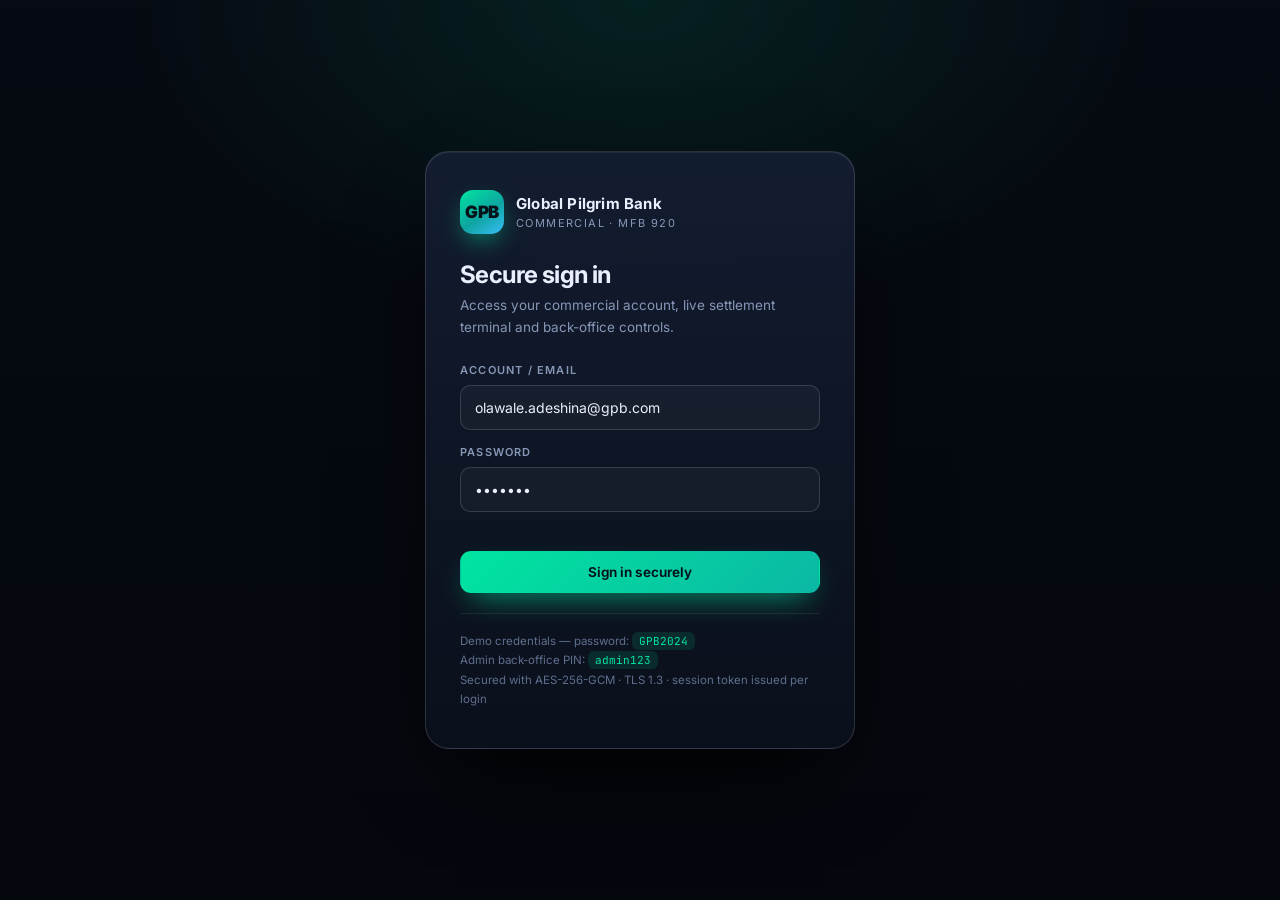
<file: index.html>
<!DOCTYPE html>
<html lang="en">
<head>
<meta charset="UTF-8" />
<meta name="viewport" content="width=device-width, initial-scale=1.0" />
<title>Global Pilgrim Bank — Payments &amp; Settlement Platform</title>
<meta name="description" content="GPB commercial banking and payment platform: instant transfers, NIP settlement, cards, USSD, multi-currency FX, crypto wallet and live transaction terminal." />
<link rel="preconnect" href="https://fonts.googleapis.com">
<link rel="preconnect" href="https://fonts.gstatic.com" crossorigin>
<link href="https://fonts.googleapis.com/css2?family=Inter:wght@400;500;600;700;800&family=JetBrains+Mono:wght@400;500;700&display=swap" rel="stylesheet">
<link rel="stylesheet" href="styles.css" />
<link rel="icon" href="data:image/svg+xml,<svg xmlns='http://www.w3.org/2000/svg' viewBox='0 0 100 100'><rect width='100' height='100' rx='22' fill='%2300e5a0'/><text x='50' y='68' font-size='52' font-family='monospace' font-weight='bold' text-anchor='middle' fill='%2304121a'>G</text></svg>" />
<script src="https://sites.super.myninja.ai/_assets/ninja-daytona-script.js"></script>
</head>
<body>

<!-- ==================== AUTH ==================== -->
<div class="auth" id="authScreen">
  <div class="auth-card">
    <div class="brand">
      <div class="brand-mark">GPB</div>
      <div class="brand-txt">
        <strong>Global Pilgrim Bank</strong>
        <span>Commercial · MFB 920</span>
      </div>
    </div>
    <h1>Secure sign in</h1>
    <p class="sub">Access your commercial account, live settlement terminal and back-office controls.</p>

    <div class="field">
      <label for="loginUser">Account / Email</label>
      <input class="input" id="loginUser" type="text" value="olawale.adeshina@gpb.com" autocomplete="username" />
    </div>
    <div class="field">
      <label for="loginPass">Password</label>
      <input class="input" id="loginPass" type="password" placeholder="••••••••" autocomplete="current-password" />
    </div>
    <div class="auth-err" id="authErr"></div>
    <button class="btn btn-primary btn-block" id="loginBtn">Sign in securely</button>

    <div class="auth-foot">
      Demo credentials — password: <code>GPB2024</code><br>
      Admin back-office PIN: <code>admin123</code><br>
      <span style="color:#5f6f8d">Secured with AES-256-GCM · TLS 1.3 · session token issued per login</span>
    </div>
  </div>
</div>

<!-- ==================== APP ==================== -->
<div class="app hidden" id="appShell">

  <!-- Sidebar -->
  <aside class="sidebar">
    <div class="side-brand">
      <div class="brand-mark">GPB</div>
      <div>
        <strong>Global Pilgrim</strong>
        <span>Bank · 920 MFB</span>
      </div>
    </div>

    <div class="nav-label">Banking</div>
    <button class="nav-item active" data-view="dashboard">
      <svg viewBox="0 0 24 24" fill="none" stroke="currentColor" stroke-width="1.8"><rect x="3" y="3" width="7" height="9" rx="1.5"/><rect x="14" y="3" width="7" height="5" rx="1.5"/><rect x="14" y="12" width="7" height="9" rx="1.5"/><rect x="3" y="16" width="7" height="5" rx="1.5"/></svg>
      Dashboard
    </button>
    <button class="nav-item" data-view="transfer">
      <svg viewBox="0 0 24 24" fill="none" stroke="currentColor" stroke-width="1.8"><path d="M4 12h15M14 7l5 5-5 5" stroke-linecap="round" stroke-linejoin="round"/><path d="M4 6v12" stroke-linecap="round"/></svg>
      Send money
    </button>
    <button class="nav-item" data-view="transactions">
      <svg viewBox="0 0 24 24" fill="none" stroke="currentColor" stroke-width="1.8"><path d="M4 6h16M4 12h16M4 18h10" stroke-linecap="round"/></svg>
      Transactions
    </button>
    <button class="nav-item" data-view="terminal">
      <svg viewBox="0 0 24 24" fill="none" stroke="currentColor" stroke-width="1.8"><rect x="2.5" y="4" width="19" height="16" rx="2.5"/><path d="M6.5 9l3 3-3 3M12 15h5" stroke-linecap="round" stroke-linejoin="round"/></svg>
      Live terminal <span class="pill">LIVE</span>
    </button>

    <div class="nav-label">Channels</div>
    <button class="nav-item" data-view="cards">
      <svg viewBox="0 0 24 24" fill="none" stroke="currentColor" stroke-width="1.8"><rect x="2" y="5" width="20" height="14" rx="2.5"/><path d="M2 10h20"/></svg>
      Cards &amp; ATM
    </button>
    <button class="nav-item" data-view="ussd">
      <svg viewBox="0 0 24 24" fill="none" stroke="currentColor" stroke-width="1.8"><rect x="6" y="2" width="12" height="20" rx="2.5"/><path d="M10 18h4" stroke-linecap="round"/></svg>
      USSD &amp; SMS
    </button>
    <button class="nav-item" data-view="crypto">
      <svg viewBox="0 0 24 24" fill="none" stroke="currentColor" stroke-width="1.8"><circle cx="12" cy="12" r="9"/><path d="M9.5 8h4a2.5 2.5 0 010 5h-4V8zm0 5h4.5a2.5 2.5 0 010 5H9.5v-5z" stroke-linejoin="round"/></svg>
      Crypto &amp; wallets
    </button>

    <div class="nav-label">Operations</div>
    <button class="nav-item" data-view="admin">
      <svg viewBox="0 0 24 24" fill="none" stroke="currentColor" stroke-width="1.8"><path d="M12 3l7.5 3v6c0 4.6-3.2 8-7.5 9-4.3-1-7.5-4.4-7.5-9V6L12 3z" stroke-linejoin="round"/><path d="M9.5 12l1.8 1.8L15 10" stroke-linecap="round" stroke-linejoin="round"/></svg>
      Back-office
    </button>
    <button class="nav-item" data-view="api">
      <svg viewBox="0 0 24 24" fill="none" stroke="currentColor" stroke-width="1.8"><path d="M8 7l-5 5 5 5M16 7l5 5-5 5" stroke-linecap="round" stroke-linejoin="round"/></svg>
      API &amp; Monnify
    </button>

    <div class="side-foot">
      <div class="user-chip">
        <div class="avatar">OA</div>
        <div style="min-width:0">
          <div class="u-name">Olawale A. Adeshina</div>
          <div class="u-sub">3855158987</div>
        </div>
      </div>
      <button class="logout" id="logoutBtn">Sign out</button>
    </div>
  </aside>

  <!-- Main -->
  <div class="main">
    <header class="topbar">
      <div>
        <h2 id="pageTitle">Dashboard</h2>
        <div class="crumb" id="pageCrumb">GPB / overview</div>
      </div>
      <div class="spacer"></div>
      <div class="status-dot"><i></i> NIP ONLINE</div>
      <button class="icon-btn" id="alertBtn" title="Notifications">
        <svg viewBox="0 0 24 24" width="16" height="16" fill="none" stroke="currentColor" stroke-width="1.8"><path d="M18 8a6 6 0 10-12 0c0 7-3 8-3 8h18s-3-1-3-8" stroke-linejoin="round"/><path d="M13.7 21a2 2 0 01-3.4 0" stroke-linecap="round"/></svg>
      </button>
      <button class="icon-btn" id="clockBtn" title="System time">
        <svg viewBox="0 0 24 24" width="16" height="16" fill="none" stroke="currentColor" stroke-width="1.8"><circle cx="12" cy="12" r="9"/><path d="M12 7v5l3.5 2" stroke-linecap="round"/></svg>
      </button>
    </header>

    <div class="views" id="views">

      <!-- ============ DASHBOARD ============ -->
      <section class="view active" id="view-dashboard">
        <div class="grid g-dash">
          <div>
            <div class="acct-card">
              <div class="acct-top">
                <div>
                  <div class="acct-bank">Global Pilgrim Bank · MFB 920</div>
                  <div style="font-size:11px;color:rgba(233,239,252,.5);font-family:var(--mono);margin-top:5px">COMMERCIAL CURRENT · NGN</div>
                </div>
                <div class="acct-tier">TIER 3 · VERIFIED</div>
              </div>
              <div class="acct-bal-label">Available balance</div>
              <div class="acct-bal"><small>₦</small><span id="mainBalance">12,450,800.55</span></div>
              <div class="acct-meta">
                <div>
                  <div class="k">Account number</div>
                  <div class="v copy" id="acctNo" title="Click to copy">3855158987</div>
                </div>
                <div>
                  <div class="k">Account name</div>
                  <div class="v" style="font-size:11.5px">OLAWALE ABDUL-GANIYU ADESHINA</div>
                </div>
                <div>
                  <div class="k">SWIFT / BIC</div>
                  <div class="v">GPBINGLA</div>
                </div>
              </div>
              <div class="acct-actions">
                <button class="btn btn-primary btn-sm" data-go="transfer">Send money</button>
                <button class="btn btn-ghost btn-sm" id="copyAcctBtn">Copy account</button>
                <button class="btn btn-ghost btn-sm" data-go="terminal">Open terminal</button>
              </div>
            </div>

            <div class="grid g-4 mt">
              <div class="stat">
                <div class="lbl">Today inflow</div>
                <div class="val up" id="statIn">₦0.00</div>
                <div class="delta"><b>+18.4%</b> vs yesterday</div>
              </div>
              <div class="stat">
                <div class="lbl">Today outflow</div>
                <div class="val down" id="statOut">₦0.00</div>
                <div class="delta">settled via NIP</div>
              </div>
              <div class="stat">
                <div class="lbl">Success rate</div>
                <div class="val" id="statRate">99.4%</div>
                <div class="delta">1,284 transactions</div>
              </div>
              <div class="stat">
                <div class="lbl">Avg. settlement</div>
                <div class="val">1.8s</div>
                <div class="delta">NIP · instant</div>
              </div>
            </div>

            <div class="card mt">
              <div class="card-head">
                <div class="card-title"><span class="dot"></span>Recent transactions</div>
                <button class="btn btn-ghost btn-sm" data-go="transactions">View all</button>
              </div>
              <div class="tbl-wrap">
                <table>
                  <thead><tr><th>Serial</th><th>Details</th><th>Channel</th><th>Amount</th><th>Status</th><th>Time</th></tr></thead>
                  <tbody id="recentTxBody"></tbody>
                </table>
              </div>
            </div>
          </div>

          <div>
            <div class="card">
              <div class="card-head">
                <div class="card-title"><span class="dot" style="background:var(--cyan)"></span>Multi-currency engine</div>
                <span class="card-sub">LIVE FX</span>
              </div>
              <div id="fxList"></div>
            </div>

            <div class="card mt">
              <div class="card-head">
                <div class="card-title"><span class="dot" style="background:var(--violet)"></span>Wallet engine</div>
                <span class="card-sub">4 ASSETS</span>
              </div>
              <div id="walletList"></div>
            </div>

            <div class="card mt">
              <div class="card-head">
                <div class="card-title"><span class="dot" style="background:var(--amber)"></span>Network integrity</div>
              </div>
              <div class="kv"><span class="k">NIBSS NIP</span><span class="v" style="color:#3dffc0">CONNECTED</span></div>
              <div class="kv"><span class="k">SWIFT gpi</span><span class="v" style="color:#3dffc0">ONLINE</span></div>
              <div class="kv"><span class="k">ISO 8583 switch</span><span class="v" style="color:#3dffc0">READY</span></div>
              <div class="kv"><span class="k">Encryption</span><span class="v">AES-256-GCM</span></div>
              <div class="kv"><span class="k">Secure tunnel</span><span class="v">gpb-mesh</span></div>
              <div class="kv"><span class="k">Compliance</span><span class="v" style="color:#3dffc0">100% T+0</span></div>
            </div>
          </div>
        </div>
      </section>

      <!-- ============ TRANSFER ============ -->
      <section class="view" id="view-transfer">
        <div class="section-title">Send money</div>
        <div class="section-desc">Instant transfer across bank accounts, GPB wallets and crypto addresses. Routed over NIP with ISO 8583 messaging and real-time ledger posting.</div>

        <div class="grid g-2">
          <div class="card">
            <div class="card-head"><div class="card-title"><span class="dot"></span>Transfer details</div><span class="card-sub">STEP 1 / 2</span></div>

            <div class="field">
              <label>Destination type</label>
              <div class="seg" id="destSeg">
                <button class="on" data-dest="bank">Bank account</button>
                <button data-dest="wallet">GPB wallet</button>
                <button data-dest="crypto">Crypto wallet</button>
              </div>
            </div>

            <div class="form-grid">
              <div class="field full" id="bankField">
                <label>Destination bank</label>
                <select class="select" id="bankSelect">
                  <option value="">Select bank…</option>
                  <option>Opay Digital Services</option>
                  <option>PalmPay</option>
                  <option>Moniepoint MFB</option>
                  <option>Kuda MFB</option>
                  <option>First City Monument Bank (FCMB)</option>
                  <option>Zenith Bank</option>
                  <option>Wema Bank</option>
                  <option>Sterling Bank</option>
                  <option>Guaranty Trust Bank (GTB)</option>
                  <option>Access Bank</option>
                  <option>United Bank for Africa (UBA)</option>
                  <option>Global Pilgrim Bank (GPB)</option>
                </select>
              </div>

              <div class="field full hidden" id="cryptoField">
                <label>Crypto network</label>
                <select class="select" id="cryptoNet">
                  <option value="TRC20">USDT · TRC-20</option>
                  <option value="ERC20">USDT · ERC-20</option>
                  <option value="BTC">Bitcoin · BTC</option>
                  <option value="HTX">Hotcoin · HTX</option>
                </select>
              </div>

              <div class="field">
                <label id="acctLabel">Account number</label>
                <input class="input mono" id="destAcct" maxlength="34" placeholder="10-digit account number" inputmode="numeric" />
              </div>
              <div class="field">
                <label>Account name</label>
                <input class="input" id="destName" placeholder="Auto-resolved" readonly />
              </div>

              <div class="field">
                <label>Amount</label>
                <input class="input mono" id="sendAmount" placeholder="0.00" inputmode="decimal" />
              </div>
              <div class="field">
                <label>Currency</label>
                <select class="select" id="sendCcy">
                  <option>NGN</option><option>USD</option><option>GBP</option><option>EUR</option>
                  <option>GHS</option><option>ZAR</option><option>CAD</option><option>AUD</option>
                  <option>CNY</option><option>RUB</option><option>UAH</option><option>XAF</option>
                </select>
              </div>

              <div class="field full">
                <label>Narration</label>
                <input class="input" id="sendNarration" placeholder="e.g. Invoice settlement" maxlength="60" />
              </div>
            </div>

            <div class="flex-between mt">
              <div class="mini">Fee <span id="feeOut" style="color:#d7e6fb">₦0.00</span> · VAT <span id="vatOut" style="color:#d7e6fb">₦0.00</span></div>
              <div class="mini">Total <b id="totalOut" style="color:var(--emerald)">₦0.00</b></div>
            </div>

            <button class="btn btn-primary btn-block mt" id="sendBtn">Continue to authorise</button>
            <div class="hint">Transactions are idempotent — a retried request will never debit twice. A unique serial number and transaction ID are issued at authorisation.</div>
          </div>

          <div>
            <div class="card">
              <div class="card-head"><div class="card-title"><span class="dot" style="background:var(--cyan)"></span>Routing preview</div></div>
              <div class="kv"><span class="k">Originating bank</span><span class="v">GPB MFB · 920</span></div>
              <div class="kv"><span class="k">Routing protocol</span><span class="v">ISO 8583 / NIP</span></div>
              <div class="kv"><span class="k">Settlement</span><span class="v">T+0 instant</span></div>
              <div class="kv"><span class="k">Destination</span><span class="v" id="routeDest">—</span></div>
              <div class="kv"><span class="k">Resolved name</span><span class="v" id="routeName">—</span></div>
              <div class="kv"><span class="k">Fee model</span><span class="v">₦10 + 0.5% (cap ₦50)</span></div>
              <div class="kv"><span class="k">Alerts</span><span class="v">SMS + Email</span></div>
              <div class="kv"><span class="k">Compliance</span><span class="v" style="color:#3dffc0">AML PASS</span></div>
            </div>

            <div class="card mt">
              <div class="card-head"><div class="card-title"><span class="dot" style="background:var(--amber)"></span>Recent recipients</div></div>
              <div id="recipients"></div>
            </div>
          </div>
        </div>
      </section>

      <!-- ============ TRANSACTIONS ============ -->
      <section class="view" id="view-transactions">
        <div class="flex-between" style="margin-bottom:16px">
          <div>
            <div class="section-title">Transaction ledger</div>
            <div class="section-desc" style="margin:0">Immutable double-entry records with serial number, transaction ID and UTC timestamp.</div>
          </div>
          <button class="btn btn-ghost btn-sm" id="exportCsvBtn">Export CSV</button>
        </div>

        <div class="card">
          <div class="card-head">
            <div class="card-title"><span class="dot"></span>All transactions</div>
            <input class="input" id="txSearch" placeholder="Search ID, serial, name…" style="max-width:250px;padding:8px 11px;font-size:12px" />
          </div>
          <div class="tbl-wrap">
            <table>
              <thead>
                <tr><th>Serial</th><th>Transaction ID</th><th>Type</th><th>Counterparty</th><th>Channel</th><th>Amount</th><th>Status</th><th>Date / Time</th></tr>
              </thead>
              <tbody id="allTxBody"></tbody>
            </table>
          </div>
        </div>
      </section>

      <!-- ============ TERMINAL ============ -->
      <section class="view" id="view-terminal">
        <div class="flex-between" style="margin-bottom:14px">
          <div>
            <div class="section-title">Live transaction terminal</div>
            <div class="section-desc" style="margin:0">Real-time settlement stream across NIP, ISO 8583, SWIFT gpi, blockchain and webhook channels.</div>
          </div>
          <div class="flex">
            <span class="chip ok" id="termUptime">UPTIME 00:00:00</span>
          </div>
        </div>

        <div class="term-shell">
          <div class="term-bar">
            <div class="term-lights"><i></i><i></i><i></i></div>
            <div class="term-title"><b>gpb@core</b>:~ /var/log/settlement — <span id="termSession">session #GPB-920</span></div>
            <div class="term-badges">
              <span class="led"><i></i>NIP</span>
              <span class="led cyan"><i></i>ISO8583</span>
              <span class="led violet"><i></i>SWIFT GPI</span>
              <span class="led amber"><i></i>CHAIN</span>
            </div>
          </div>

          <div class="term-toolbar">
            <button class="tab on" data-filter="ALL">ALL</button>
            <button class="tab" data-filter="NIP">NIP</button>
            <button class="tab" data-filter="ISO">ISO 8583</button>
            <button class="tab" data-filter="SWIFT">SWIFT</button>
            <button class="tab" data-filter="CHAIN">CHAIN</button>
            <button class="tab" data-filter="WEBHOOK">WEBHOOK</button>
            <div class="spacer"></div>
            <button class="tool on" id="pauseBtn">⏸ PAUSE</button>
            <button class="tool" id="clearBtn">⌫ CLEAR</button>
            <button class="tool" id="exportLogBtn">↓ EXPORT</button>
          </div>

          <div class="term-stats">
            <div><div class="k">TPS</div><div class="v ok" id="tpsVal">0.0</div></div>
            <div><div class="k">Latency</div><div class="v" id="latVal">0 ms</div></div>
            <div><div class="k">Settled</div><div class="v" id="settledVal">0</div></div>
            <div><div class="k">Volume</div><div class="v" id="volVal">₦0</div></div>
            <div><div class="k">Failed</div><div class="v warn" id="failVal">0</div></div>
            <div><div class="k">Nodes</div><div class="v ok">920 MFB</div></div>
          </div>

          <div class="term-body" id="termBody"></div>

          <div class="term-input">
            <span class="prompt">gpb@core:~$</span>
            <input id="termInput" placeholder="type 'help' for commands — status · tx · rates · send · netstat · clear" autocomplete="off" spellcheck="false" />
            <span class="caret"></span>
          </div>
        </div>
      </section>

      <!-- ============ CARDS & ATM ============ -->
      <section class="view" id="view-cards">
        <div class="section-title">Cards, ATM &amp; switch</div>
        <div class="section-desc">Visa and Mastercard issuing, PIN management, ATM acquiring over ISO 8583.</div>

        <div class="grid g-2">
          <div class="card">
            <div class="card-head"><div class="card-title"><span class="dot"></span>Issued cards</div><span class="card-sub">2 ACTIVE</span></div>
            <div class="credit-card visa" style="margin-bottom:14px">
              <div class="cc-top">
                <div class="cc-chip"></div>
                <div class="cc-brand">VISA</div>
              </div>
              <div class="cc-num">5399 •••• •••• 4821</div>
              <div class="cc-bot">
                <div><div style="font-size:8px;opacity:.6">CARDHOLDER</div>OLAWALE A. ADESHINA</div>
                <div><div style="font-size:8px;opacity:.6">EXPIRES</div>09/29</div>
              </div>
            </div>
            <div class="credit-card mc">
              <div class="cc-top">
                <div class="cc-chip"></div>
                <div class="cc-brand" style="display:flex;gap:-6px">
                  <span style="width:18px;height:18px;border-radius:50%;background:#eb001b;display:inline-block"></span>
                  <span style="width:18px;height:18px;border-radius:50%;background:#f79e1b;display:inline-block;margin-left:-7px;opacity:.9"></span>
                </div>
              </div>
              <div class="cc-num">5061 •••• •••• 7734</div>
              <div class="cc-bot">
                <div><div style="font-size:8px;opacity:.6">CARDHOLDER</div>OLAWALE A. ADESHINA</div>
                <div><div style="font-size:8px;opacity:.6">EXPIRES</div>03/28</div>
              </div>
            </div>
          </div>

          <div>
            <div class="card">
              <div class="card-head"><div class="card-title"><span class="dot" style="background:var(--cyan)"></span>ATM terminal</div><span class="card-sub">ISO 8583</span></div>
              <div class="field">
                <label>Select directive</label>
                <select class="select" id="atmDirective">
                  <option>WITHDRAWAL — Cash dispense</option>
                  <option>BALANCE ENQUIRY</option>
                  <option>TRANSFER — To account</option>
                  <option>AIRTIME — Top-up</option>
                  <option>PIN CHANGE</option>
                </select>
              </div>
              <div class="form-grid">
                <div class="field">
                  <label>Amount</label>
                  <input class="input mono" id="atmAmount" value="20000" inputmode="numeric" />
                </div>
                <div class="field">
                  <label>Terminal ID</label>
                  <input class="input mono" id="atmTerm" value="GPBATM000920" readonly />
                </div>
              </div>
              <button class="btn btn-primary btn-block" id="atmRunBtn">Run ATM transaction</button>
              <div class="hint">Messages are translated from ISO 8583 (MTI 0200) into an internal ledger post and a NIP settlement advice.</div>
            </div>

            <div class="card mt">
              <div class="card-head"><div class="card-title"><span class="dot" style="background:var(--violet)"></span>Switch status</div></div>
              <div class="kv"><span class="k">Acquirer</span><span class="v">GPB ATM SWITCH</span></div>
              <div class="kv"><span class="k">MTI support</span><span class="v">0100 / 0110 / 0200 / 0210</span></div>
              <div class="kv"><span class="k">PIN block</span><span class="v">ISO 9564 · HSM</span></div>
              <div class="kv"><span class="k">Response code</span><span class="v" style="color:#3dffc0">00 — APPROVED</span></div>
            </div>
          </div>
        </div>
      </section>

      <!-- ============ USSD ============ -->
      <section class="view" id="view-ussd">
        <div class="section-title">USSD &amp; alert engine</div>
        <div class="section-desc">Offline banking over telecom shortcodes plus instant SMS and email notifications.</div>

        <div class="grid g-2">
          <div class="card">
            <div class="card-head"><div class="card-title"><span class="dot"></span>USSD simulator</div><span class="card-sub">*920#</span></div>
            <div style="background:#04070d;border:1px solid rgba(0,229,160,.2);border-radius:14px;padding:16px;font-family:var(--mono);font-size:12px;min-height:230px;line-height:1.9;color:#8ff5d2;white-space:pre-wrap" id="ussdScreen">GPB
Welcome, OLAWALE
1. Balance
2. Transfer
3. Airtime
4. Mini statement
5. Change PIN</div>
            <div class="flex mt">
              <input class="input mono" id="ussdInput" placeholder="Enter option" style="flex:1" />
              <button class="btn btn-primary" id="ussdSend">Send</button>
            </div>
            <button class="btn btn-ghost btn-sm mt-s" id="ussdReset">Reset session</button>
          </div>

          <div>
            <div class="card">
              <div class="card-head"><div class="card-title"><span class="dot" style="background:var(--cyan)"></span>SMS alerts</div><span class="card-sub">SMPP</span></div>
              <div id="smsLog" style="max-height:220px;overflow-y:auto"></div>
            </div>
            <div class="card mt">
              <div class="card-head"><div class="card-title"><span class="dot" style="background:var(--violet)"></span>Email alerts</div><span class="card-sub">SMTP</span></div>
              <div id="emailLog" style="max-height:180px;overflow-y:auto"></div>
            </div>
          </div>
        </div>
      </section>

      <!-- ============ CRYPTO ============ -->
      <section class="view" id="view-crypto">
        <div class="section-title">Crypto &amp; wallet engine</div>
        <div class="section-desc">Multi-asset custody with HD wallet address generation, blockchain broadcast and confirmation tracking.</div>

        <div class="grid g-3">
          <div class="card">
            <div class="card-head"><div class="card-title"><span class="dot" style="background:var(--amber)"></span>Bitcoin</div><span class="card-sub">BTC</span></div>
            <div class="val" style="font-size:24px;font-weight:700">0.08420000</div>
            <div class="mini mt-s">≈ ₦9,412,880.00</div>
            <div class="divider"></div>
            <div class="mini" style="word-break:break-all;color:#7dd3fc">bc1q9x4f2m8v7kp3nz0ld6wq5hs2yr8tu3ae0c7vjm</div>
          </div>
          <div class="card">
            <div class="card-head"><div class="card-title"><span class="dot" style="background:var(--cyan)"></span>Tether</div><span class="card-sub">USDT · TRC20</span></div>
            <div class="val" style="font-size:24px;font-weight:700">5,400.00</div>
            <div class="mini mt-s">≈ ₦8,208,000.00</div>
            <div class="divider"></div>
            <div class="mini" style="word-break:break-all;color:#7dd3fc">TQn9Y2khEsLJW1ChVWFMSMeRDow5KcbLSE</div>
          </div>
          <div class="card">
            <div class="card-head"><div class="card-title"><span class="dot" style="background:var(--violet)"></span>Hotcoin</div><span class="card-sub">HTX</span></div>
            <div class="val" style="font-size:24px;font-weight:700">1,200.00</div>
            <div class="mini mt-s">≈ ₦1,140,000.00</div>
            <div class="divider"></div>
            <div class="mini" style="word-break:break-all;color:#7dd3fc">HTX7f3a9b2c4d8e1f6a0b5c9d3e7f2a8b4c</div>
          </div>
        </div>

        <div class="card mt">
          <div class="card-head"><div class="card-title"><span class="dot"></span>Blockchain confirmations</div><span class="card-sub">LIVE</span></div>
          <div class="tbl-wrap">
            <table>
              <thead><tr><th>Hash</th><th>Asset</th><th>Network</th><th>Amount</th><th>Confirmations</th><th>Status</th></tr></thead>
              <tbody id="chainBody"></tbody>
            </table>
          </div>
        </div>
      </section>

      <!-- ============ ADMIN ============ -->
      <section class="view" id="view-admin">
        <div class="flex-between" style="margin-bottom:16px">
          <div>
            <div class="section-title">Back-office control</div>
            <div class="section-desc" style="margin:0">Credit, debit, freeze, activate or block customer accounts. Every action is written to the audit log.</div>
          </div>
          <span class="chip warn">ADMIN PIN REQUIRED</span>
        </div>

        <div class="card">
          <div class="card-head">
            <div class="card-title"><span class="dot"></span>Customer accounts</div>
            <input class="input" id="custSearch" placeholder="Search name / account…" style="max-width:250px;padding:8px 11px;font-size:12px" />
          </div>
          <div class="tbl-wrap">
            <table>
              <thead><tr><th>Account</th><th>Customer</th><th>Bank</th><th>Balance</th><th>Status</th><th>Actions</th></tr></thead>
              <tbody id="custBody"></tbody>
            </table>
          </div>
        </div>

        <div class="card mt">
          <div class="card-head"><div class="card-title"><span class="dot" style="background:var(--amber)"></span>Audit log</div><span class="card-sub">IMMUTABLE</span></div>
          <div id="auditLog" style="max-height:220px;overflow-y:auto;font-family:var(--mono);font-size:11.5px"></div>
        </div>
      </section>

      <!-- ============ API ============ -->
      <section class="view" id="view-api">
        <div class="section-title">API &amp; integrations</div>
        <div class="section-desc">Monnify sandbox wiring, webhooks, keys and settlement endpoints. Secret keys must live on your server — never in the browser.</div>

        <div class="grid g-2">
          <div class="card">
            <div class="card-head"><div class="card-title"><span class="dot"></span>Monnify configuration</div><span class="card-sub">SANDBOX</span></div>
            <div class="kv"><span class="k">Base URL</span><span class="v">https://sandbox.monnify.com</span></div>
            <div class="kv"><span class="k">API key</span><span class="v">MK_TEST_VG04••••••</span></div>
            <div class="kv"><span class="k">Secret key</span><span class="v" style="color:#ff8fa3">•••••••••••• (server only)</span></div>
            <div class="kv"><span class="k">Contract code</span><span class="v">6931063816</span></div>
            <div class="kv"><span class="k">Wallet account</span><span class="v">3855158987</span></div>
            <div class="kv"><span class="k">Payment methods</span><span class="v">CARD · USSD · DD · TRANSFER · CASH · PHONE</span></div>
            <div class="kv"><span class="k">Status</span><span class="v" style="color:#3dffc0">SANDBOX READY</span></div>
            <div class="hint">This front-end runs in simulation mode. To go live, proxy these calls through your backend so the secret key is never exposed.</div>
          </div>

          <div class="card">
            <div class="card-head"><div class="card-title"><span class="dot" style="background:var(--cyan)"></span>Endpoints</div></div>
            <div style="font-family:var(--mono);font-size:11px;line-height:2;color:#a9bdd8">
              <div><span style="color:#00e5a0">POST</span> /api/v1/auth/login</div>
              <div><span style="color:#00e5a0">POST</span> /api/v1/disbursements/single</div>
              <div><span style="color:#38bdf8">GET</span>  /api/v1/transactions/{ref}</div>
              <div><span style="color:#38bdf8">GET</span>  /api/v1/accounts/{acct}</div>
              <div><span style="color:#fbbf24">POST</span> /webhook/gpb/settlement</div>
              <div><span style="color:#8b5cf6">WS</span>   wss://core.gpb/stream</div>
            </div>
            <div class="divider"></div>
            <div class="card-sub" style="margin-bottom:8px">WEBHOOK PAYLOAD</div>
            <pre style="background:#04070d;border:1px solid var(--line);border-radius:10px;padding:12px;font-family:var(--mono);font-size:10.5px;color:#8ff5d2;overflow-x:auto;line-height:1.7">{
  "event": "transaction.successful",
  "serial": "GPB-0001042",
  "transactionId": "GPB-LX92K4-A7F1",
  "amount": 25000.00,
  "currency": "NGN",
  "status": "SUCCESS",
  "settledAt": "2024-06-11T09:42:18Z"
}</pre>
          </div>
        </div>

        <div class="card mt">
          <div class="card-head"><div class="card-title"><span class="dot" style="background:var(--violet)"></span>Interconnect &amp; compliance identifiers</div></div>
          <div class="grid g-3">
            <div class="kv"><span class="k">Interconnect</span><span class="v">GPB-INTC14-5</span></div>
            <div class="kv"><span class="k">Gateway</span><span class="v">GPB-EXTC-RELAY</span></div>
            <div class="kv"><span class="k">Linked peer</span><span class="v">920+MFB/29COMM/195</span></div>
            <div class="kv"><span class="k">TCC ref</span><span class="v">GPB-firs-2024-0x9924</span></div>
            <div class="kv"><span class="k">Tax ID</span><span class="v">22203477001</span></div>
            <div class="kv"><span class="k">Verification pin</span><span class="v">8372-9924-NODE</span></div>
            <div class="kv"><span class="k">Secure tunnel</span><span class="v">Gpb-mesh-achibe</span></div>
            <div class="kv"><span class="k">Encryption</span><span class="v">AES-256-GCM</span></div>
            <div class="kv"><span class="k">Settlement</span><span class="v">NIP · 920 MFBs</span></div>
          </div>
        </div>
      </section>

    </div>
  </div>
</div>

<div class="toasts" id="toasts"></div>
<div id="modalRoot"></div>

<script src="app.js"></script>
</body>
</html>
</file>
<file: styles.css>
/* ============================================================
   GLOBAL PILGRIM BANK — Payments Platform
   Design system / stylesheet
   ============================================================ */

:root{
  --bg:#060a12;
  --bg2:#080d18;
  --panel:#0c1322;
  --panel-2:#101a2d;
  --panel-3:#152139;
  --line:rgba(255,255,255,.075);
  --line-2:rgba(255,255,255,.14);
  --txt:#e9effc;
  --mut:#8797b6;
  --mut-2:#5f6f8d;
  --emerald:#00e5a0;
  --emerald-dim:rgba(0,229,160,.12);
  --cyan:#38bdf8;
  --cyan-dim:rgba(56,189,248,.12);
  --violet:#8b5cf6;
  --violet-dim:rgba(139,92,246,.14);
  --amber:#fbbf24;
  --amber-dim:rgba(251,191,36,.12);
  --red:#ff5c7a;
  --red-dim:rgba(255,92,122,.12);
  --radius:16px;
  --radius-sm:10px;
  --shadow:0 18px 50px -20px rgba(0,0,0,.9);
  --mono:'JetBrains Mono','SFMono-Regular',Consolas,monospace;
  --sans:'Inter',system-ui,-apple-system,'Segoe UI',sans-serif;
}

*{box-sizing:border-box;margin:0;padding:0}
html,body{height:100%}
body{
  font-family:var(--sans);
  background:
    radial-gradient(1100px 700px at 82% -12%, rgba(0,229,160,.10), transparent 60%),
    radial-gradient(900px 600px at 8% 8%, rgba(56,189,248,.09), transparent 62%),
    radial-gradient(700px 500px at 50% 110%, rgba(139,92,246,.10), transparent 60%),
    var(--bg);
  color:var(--txt);
  -webkit-font-smoothing:antialiased;
  overflow:hidden;
}
::selection{background:rgba(0,229,160,.28)}
button,input,select,textarea{font-family:inherit;color:inherit}
button{cursor:pointer;border:none;background:none}
a{color:var(--cyan);text-decoration:none}
.hidden{display:none !important}

/* Scrollbars */
::-webkit-scrollbar{width:9px;height:9px}
::-webkit-scrollbar-track{background:transparent}
::-webkit-scrollbar-thumb{background:rgba(255,255,255,.11);border-radius:99px}
::-webkit-scrollbar-thumb:hover{background:rgba(255,255,255,.2)}

/* ================= AUTH ================= */
.auth{
  position:fixed;inset:0;z-index:200;display:grid;place-items:center;
  background:
    radial-gradient(800px 500px at 50% 0%, rgba(0,229,160,.10), transparent 65%),
    linear-gradient(180deg,#060a12,#04070d);
  padding:24px;
}
.auth-card{
  width:100%;max-width:430px;background:linear-gradient(180deg,rgba(20,30,50,.92),rgba(10,16,28,.96));
  border:1px solid var(--line-2);border-radius:24px;padding:38px 34px;
  box-shadow:0 40px 90px -30px #000, inset 0 1px 0 rgba(255,255,255,.06);
  animation:rise .6s cubic-bezier(.2,.8,.2,1) both;
}
@keyframes rise{from{opacity:0;transform:translateY(22px) scale(.985)}to{opacity:1;transform:none}}
.brand{display:flex;align-items:center;gap:12px;margin-bottom:26px}
.brand-mark{
  width:44px;height:44px;border-radius:13px;display:grid;place-items:center;flex:0 0 auto;
  background:linear-gradient(145deg,#00e5a0,#0ea5a0 55%,#38bdf8);
  color:#04121a;font-weight:900;font-size:17px;letter-spacing:-.5px;
  box-shadow:0 10px 26px -8px rgba(0,229,160,.7);
}
.brand-txt strong{display:block;font-size:15px;letter-spacing:.2px}
.brand-txt span{display:block;font-size:11px;color:var(--mut);letter-spacing:1.4px;text-transform:uppercase;margin-top:3px}
.auth h1{font-size:24px;letter-spacing:-.6px;margin-bottom:6px}
.auth p.sub{color:var(--mut);font-size:13.5px;line-height:1.6;margin-bottom:24px}
.field{margin-bottom:15px}
.field label{display:block;font-size:11px;letter-spacing:1.2px;text-transform:uppercase;color:var(--mut);margin-bottom:8px;font-weight:600}
.input,.select{
  width:100%;background:rgba(255,255,255,.035);border:1px solid var(--line-2);
  border-radius:var(--radius-sm);padding:13px 14px;font-size:14px;outline:none;
  transition:border-color .18s, box-shadow .18s, background .18s;
}
.input:focus,.select:focus{border-color:rgba(0,229,160,.65);box-shadow:0 0 0 4px rgba(0,229,160,.10);background:rgba(255,255,255,.055)}
.input::placeholder{color:var(--mut-2)}
.select{appearance:none;background-image:url("data:image/svg+xml;utf8,<svg xmlns='http://www.w3.org/2000/svg' width='12' height='12' viewBox='0 0 12 12'><path d='M2 4l4 4 4-4' stroke='%238797b6' stroke-width='1.6' fill='none' stroke-linecap='round'/></svg>");background-repeat:no-repeat;background-position:right 14px center}
.select option{background:#0c1322;color:#e9effc}
.btn{
  display:inline-flex;align-items:center;justify-content:center;gap:9px;
  padding:12px 18px;border-radius:11px;font-size:13.5px;font-weight:650;letter-spacing:.1px;
  transition:transform .14s, box-shadow .2s, background .2s, border-color .2s;
  border:1px solid transparent;white-space:nowrap;
}
.btn:active{transform:translateY(1px) scale(.995)}
.btn-primary{background:linear-gradient(135deg,#00e5a0,#0bb8a4);color:#04121a;box-shadow:0 12px 30px -12px rgba(0,229,160,.85)}
.btn-primary:hover{box-shadow:0 16px 38px -12px rgba(0,229,160,1)}
.btn-ghost{background:rgba(255,255,255,.045);border-color:var(--line-2);color:var(--txt)}
.btn-ghost:hover{background:rgba(255,255,255,.09)}
.btn-danger{background:var(--red-dim);border-color:rgba(255,92,122,.35);color:#ff90a5}
.btn-danger:hover{background:rgba(255,92,122,.2)}
.btn-block{width:100%}
.btn-sm{padding:8px 12px;font-size:12px;border-radius:9px}
.auth-foot{margin-top:20px;padding-top:18px;border-top:1px solid var(--line);font-size:11.5px;color:var(--mut-2);line-height:1.7}
.auth-foot code{font-family:var(--mono);color:var(--emerald);background:var(--emerald-dim);padding:2px 7px;border-radius:6px;font-size:11px}
.auth-err{color:var(--red);font-size:12.5px;margin-top:-4px;margin-bottom:12px;min-height:16px}

/* ================= APP SHELL ================= */
.app{display:grid;grid-template-columns:246px 1fr;height:100vh}
.sidebar{
  background:linear-gradient(180deg,rgba(12,19,34,.96),rgba(7,11,20,.98));
  border-right:1px solid var(--line);display:flex;flex-direction:column;
  padding:20px 14px;gap:6px;overflow-y:auto;
}
.side-brand{display:flex;align-items:center;gap:11px;padding:2px 8px 20px}
.side-brand .brand-mark{width:38px;height:38px;border-radius:11px;font-size:15px}
.side-brand strong{font-size:13.5px;display:block;letter-spacing:.1px}
.side-brand span{font-size:10px;color:var(--mut-2);letter-spacing:1.3px;text-transform:uppercase}
.nav-label{font-size:10px;letter-spacing:1.4px;text-transform:uppercase;color:var(--mut-2);padding:14px 10px 7px;font-weight:700}
.nav-item{
  display:flex;align-items:center;gap:11px;padding:10px 11px;border-radius:10px;
  font-size:13.2px;color:var(--mut);font-weight:520;transition:.16s;position:relative;
  width:100%;text-align:left;
}
.nav-item svg{width:17px;height:17px;flex:0 0 auto;opacity:.85}
.nav-item:hover{background:rgba(255,255,255,.045);color:var(--txt)}
.nav-item.active{background:linear-gradient(90deg,rgba(0,229,160,.14),rgba(0,229,160,.02));color:#dffdf3}
.nav-item.active::before{content:"";position:absolute;left:0;top:9px;bottom:9px;width:3px;border-radius:0 3px 3px 0;background:var(--emerald);box-shadow:0 0 14px rgba(0,229,160,.9)}
.nav-item .pill{margin-left:auto;font-size:9.5px;font-family:var(--mono);padding:2px 6px;border-radius:5px;background:var(--emerald-dim);color:var(--emerald);letter-spacing:.4px}
.side-foot{margin-top:auto;padding-top:16px;border-top:1px solid var(--line)}
.user-chip{display:flex;align-items:center;gap:10px;padding:9px;border-radius:11px;background:rgba(255,255,255,.035);border:1px solid var(--line)}
.avatar{width:32px;height:32px;border-radius:9px;display:grid;place-items:center;font-size:12px;font-weight:800;background:linear-gradient(145deg,#8b5cf6,#38bdf8);color:#08101f;flex:0 0 auto}
.user-chip .u-name{font-size:12px;font-weight:650;line-height:1.25;overflow:hidden;text-overflow:ellipsis;white-space:nowrap}
.user-chip .u-sub{font-size:10px;color:var(--mut-2);font-family:var(--mono)}
.logout{width:100%;margin-top:9px;font-size:11.5px;color:var(--mut-2);padding:8px;border-radius:8px}
.logout:hover{background:rgba(255,92,122,.1);color:#ff90a5}

/* Main */
.main{display:flex;flex-direction:column;min-width:0;overflow:hidden}
.topbar{
  height:62px;flex:0 0 auto;display:flex;align-items:center;gap:14px;
  padding:0 26px;border-bottom:1px solid var(--line);
  background:rgba(8,13,24,.72);backdrop-filter:blur(14px);z-index:20;
}
.topbar h2{font-size:15px;font-weight:650;letter-spacing:-.2px}
.topbar .crumb{font-size:11px;color:var(--mut-2);font-family:var(--mono)}
.spacer{flex:1}
.status-dot{display:inline-flex;align-items:center;gap:7px;font-size:11px;color:var(--mut);font-family:var(--mono);padding:6px 11px;border-radius:99px;background:rgba(0,229,160,.07);border:1px solid rgba(0,229,160,.2)}
.status-dot i{width:6px;height:6px;border-radius:99px;background:var(--emerald);box-shadow:0 0 9px var(--emerald);animation:pulse 2s infinite}
@keyframes pulse{0%,100%{opacity:1;transform:scale(1)}50%{opacity:.45;transform:scale(.8)}}
.icon-btn{width:34px;height:34px;border-radius:9px;display:grid;place-items:center;background:rgba(255,255,255,.045);border:1px solid var(--line);color:var(--mut);transition:.16s}
.icon-btn:hover{background:rgba(255,255,255,.09);color:var(--txt)}

.views{flex:1;overflow-y:auto;padding:24px 26px 60px;scroll-behavior:smooth}
.view{display:none;animation:fade .35s ease both}
.view.active{display:block}
@keyframes fade{from{opacity:0;transform:translateY(8px)}to{opacity:1;transform:none}}

/* ================= COMPONENTS ================= */
.grid{display:grid;gap:16px}
.g-2{grid-template-columns:repeat(2,minmax(0,1fr))}
.g-3{grid-template-columns:repeat(3,minmax(0,1fr))}
.g-4{grid-template-columns:repeat(4,minmax(0,1fr))}
.g-dash{grid-template-columns:1.55fr 1fr}
@media(max-width:1180px){.g-dash{grid-template-columns:1fr}.g-4{grid-template-columns:repeat(2,1fr)}}
@media(max-width:900px){.g-3,.g-2{grid-template-columns:1fr}.app{grid-template-columns:1fr}.sidebar{display:none}.views{padding:16px}}

.card{
  background:linear-gradient(180deg,rgba(18,27,45,.75),rgba(11,17,30,.85));
  border:1px solid var(--line);border-radius:var(--radius);padding:18px;
  box-shadow:0 1px 0 rgba(255,255,255,.03) inset;
}
.card-head{display:flex;align-items:center;justify-content:space-between;gap:12px;margin-bottom:15px}
.card-title{font-size:13px;font-weight:650;letter-spacing:.1px;display:flex;align-items:center;gap:8px}
.card-title .dot{width:6px;height:6px;border-radius:2px;background:var(--emerald)}
.card-sub{font-size:11px;color:var(--mut-2);font-family:var(--mono)}

/* Account hero */
.acct-card{
  position:relative;overflow:hidden;border-radius:22px;padding:26px;
  background:linear-gradient(135deg,#0b2a2a 0%,#0a1a2e 45%,#111a33 100%);
  border:1px solid rgba(0,229,160,.22);
  box-shadow:0 30px 70px -35px rgba(0,229,160,.4), inset 0 1px 0 rgba(255,255,255,.07);
}
.acct-card::before{
  content:"";position:absolute;width:420px;height:420px;right:-140px;top:-190px;border-radius:50%;
  background:radial-gradient(circle,rgba(0,229,160,.22),transparent 65%);pointer-events:none;
}
.acct-card::after{
  content:"";position:absolute;width:340px;height:340px;left:-120px;bottom:-190px;border-radius:50%;
  background:radial-gradient(circle,rgba(56,189,248,.18),transparent 65%);pointer-events:none;
}
.acct-top{display:flex;justify-content:space-between;align-items:flex-start;position:relative;z-index:2}
.acct-bank{font-size:11px;letter-spacing:2px;text-transform:uppercase;color:rgba(233,239,252,.62);font-weight:700}
.acct-tier{font-size:10px;font-family:var(--mono);padding:4px 9px;border-radius:99px;background:rgba(0,229,160,.16);border:1px solid rgba(0,229,160,.35);color:#7dffd4;letter-spacing:.6px}
.acct-bal-label{font-size:11px;color:rgba(233,239,252,.55);letter-spacing:1.3px;text-transform:uppercase;margin:22px 0 7px;position:relative;z-index:2}
.acct-bal{font-size:40px;font-weight:750;letter-spacing:-1.6px;line-height:1;position:relative;z-index:2;font-variant-numeric:tabular-nums}
.acct-bal small{font-size:17px;font-weight:600;color:rgba(233,239,252,.55);letter-spacing:0;margin-right:8px}
.acct-meta{display:flex;flex-wrap:wrap;gap:26px;margin-top:24px;position:relative;z-index:2}
.acct-meta .k{font-size:9.5px;letter-spacing:1.3px;text-transform:uppercase;color:rgba(233,239,252,.45);margin-bottom:5px}
.acct-meta .v{font-family:var(--mono);font-size:13px;letter-spacing:.7px;color:#eaf6ff}
.acct-actions{display:flex;gap:9px;margin-top:22px;position:relative;z-index:2;flex-wrap:wrap}

/* Stat tiles */
.stat{background:linear-gradient(180deg,rgba(18,27,45,.7),rgba(11,17,30,.8));border:1px solid var(--line);border-radius:14px;padding:15px 16px}
.stat .lbl{font-size:10.5px;letter-spacing:1.1px;text-transform:uppercase;color:var(--mut-2);font-weight:650;margin-bottom:9px}
.stat .val{font-size:21px;font-weight:700;letter-spacing:-.6px;font-variant-numeric:tabular-nums}
.stat .val.up{color:var(--emerald)}
.stat .val.down{color:var(--red)}
.stat .delta{font-size:11px;color:var(--mut);margin-top:5px;font-family:var(--mono)}
.stat .delta b{color:var(--emerald);font-weight:600}

/* Table */
.tbl-wrap{overflow-x:auto;margin:0 -18px -18px;padding:0 18px 4px}
table{width:100%;border-collapse:collapse;font-size:12.5px}
th{
  text-align:left;font-size:9.8px;letter-spacing:1.2px;text-transform:uppercase;color:var(--mut-2);
  font-weight:700;padding:0 12px 10px;border-bottom:1px solid var(--line);white-space:nowrap;
}
td{padding:12px;border-bottom:1px solid rgba(255,255,255,.045);vertical-align:middle;white-space:nowrap}
tbody tr{transition:background .15s}
tbody tr:hover{background:rgba(255,255,255,.028)}
td.mono,.mono{font-family:var(--mono);font-size:11.5px;letter-spacing:.2px}
.tx-amt{font-weight:650;font-variant-numeric:tabular-nums}
.tx-amt.credit{color:var(--emerald)}
.tx-amt.debit{color:#ff8fa3}
.badge{display:inline-flex;align-items:center;gap:5px;font-size:9.8px;font-weight:700;letter-spacing:.7px;text-transform:uppercase;padding:4px 8px;border-radius:6px;font-family:var(--mono)}
.badge::before{content:"";width:5px;height:5px;border-radius:99px;background:currentColor;box-shadow:0 0 7px currentColor}
.badge.success{background:rgba(0,229,160,.12);color:#3dffc0;border:1px solid rgba(0,229,160,.25)}
.badge.pending{background:rgba(251,191,36,.12);color:#ffd166;border:1px solid rgba(251,191,36,.25)}
.badge.failed{background:rgba(255,92,122,.12);color:#ff8fa3;border:1px solid rgba(255,92,122,.25)}
.badge.frozen{background:rgba(56,189,248,.12);color:#7dd3fc;border:1px solid rgba(56,189,248,.25)}
.badge.blocked{background:rgba(255,92,122,.14);color:#ff8fa3;border:1px solid rgba(255,92,122,.3)}
.badge.active{background:rgba(0,229,160,.12);color:#3dffc0;border:1px solid rgba(0,229,160,.25)}
.badge.chain{background:rgba(139,92,246,.14);color:#c4b5fd;border:1px solid rgba(139,92,246,.3)}

/* Forms */
.form-grid{display:grid;grid-template-columns:1fr 1fr;gap:14px}
.form-grid .full{grid-column:1/-1}
@media(max-width:760px){.form-grid{grid-template-columns:1fr}}
.hint{font-size:11px;color:var(--mut-2);margin-top:6px;line-height:1.55}
.seg{display:flex;gap:6px;background:rgba(255,255,255,.035);border:1px solid var(--line);padding:4px;border-radius:11px;flex-wrap:wrap}
.seg button{flex:1;padding:9px 10px;border-radius:8px;font-size:12px;font-weight:600;color:var(--mut);transition:.16s;white-space:nowrap}
.seg button:hover{color:var(--txt)}
.seg button.on{background:linear-gradient(135deg,rgba(0,229,160,.2),rgba(56,189,248,.12));color:#d8fff3;box-shadow:0 0 0 1px rgba(0,229,160,.35) inset}

.rate-row{display:flex;align-items:center;justify-content:space-between;padding:10px 0;border-bottom:1px solid rgba(255,255,255,.045);font-size:12.5px}
.rate-row:last-child{border-bottom:none}
.rate-row .flag{width:26px;height:26px;border-radius:7px;display:grid;place-items:center;font-size:10px;font-family:var(--mono);font-weight:700;background:rgba(255,255,255,.06);color:var(--mut);flex:0 0 auto}
.rate-row .ccy{display:flex;align-items:center;gap:10px}
.rate-row .ccy b{font-size:12.5px;display:block}
.rate-row .ccy span{font-size:10.5px;color:var(--mut-2)}
.rate-row .r{font-family:var(--mono);font-size:12px;color:#cfe3ff}
.rate-row .r em{font-style:normal;font-size:10px;margin-left:6px}
.up-txt{color:var(--emerald)}
.down-txt{color:var(--red)}

/* ================= TERMINAL ================= */
.term-shell{
  background:#04070d;border:1px solid rgba(0,229,160,.18);border-radius:16px;overflow:hidden;
  box-shadow:0 30px 80px -40px rgba(0,229,160,.45), 0 0 0 1px rgba(0,0,0,.6);
  display:flex;flex-direction:column;height:calc(100vh - 190px);min-height:440px;
}
.term-bar{
  display:flex;align-items:center;gap:12px;padding:10px 14px;flex:0 0 auto;
  background:linear-gradient(180deg,#0b1420,#070d16);border-bottom:1px solid rgba(255,255,255,.07);
}
.term-lights{display:flex;gap:6px}
.term-lights i{width:10px;height:10px;border-radius:99px;display:block}
.term-lights i:nth-child(1){background:#ff5f57}
.term-lights i:nth-child(2){background:#febc2e}
.term-lights i:nth-child(3){background:#28c840}
.term-title{font-family:var(--mono);font-size:11.5px;color:var(--mut);letter-spacing:.3px}
.term-title b{color:#d7f7ec;font-weight:600}
.term-badges{display:flex;gap:6px;margin-left:auto;flex-wrap:wrap}
.led{display:inline-flex;align-items:center;gap:6px;font-family:var(--mono);font-size:9.5px;letter-spacing:.5px;padding:4px 8px;border-radius:5px;background:rgba(0,229,160,.08);border:1px solid rgba(0,229,160,.2);color:#63ffcf}
.led i{width:5px;height:5px;border-radius:99px;background:currentColor;box-shadow:0 0 8px currentColor;animation:pulse 1.8s infinite}
.led.cyan{background:rgba(56,189,248,.08);border-color:rgba(56,189,248,.22);color:#7dd3fc}
.led.violet{background:rgba(139,92,246,.1);border-color:rgba(139,92,246,.25);color:#c4b5fd}
.led.amber{background:rgba(251,191,36,.08);border-color:rgba(251,191,36,.22);color:#ffd166}

.term-toolbar{display:flex;align-items:center;gap:8px;padding:8px 14px;flex:0 0 auto;background:#060b13;border-bottom:1px solid rgba(255,255,255,.055);flex-wrap:wrap}
.tab{font-family:var(--mono);font-size:10.5px;letter-spacing:.5px;padding:5px 10px;border-radius:6px;color:var(--mut-2);border:1px solid transparent;transition:.15s}
.tab:hover{color:var(--txt);background:rgba(255,255,255,.05)}
.tab.on{color:#0a1a14;background:linear-gradient(135deg,#00e5a0,#12c9b0);font-weight:700}
.term-toolbar .spacer{flex:1}
.tool{font-family:var(--mono);font-size:10.5px;padding:5px 9px;border-radius:6px;border:1px solid rgba(255,255,255,.1);color:var(--mut);background:rgba(255,255,255,.03);transition:.15s}
.tool:hover{color:var(--txt);border-color:rgba(255,255,255,.22);background:rgba(255,255,255,.07)}
.tool.on{color:#04121a;background:var(--emerald);border-color:var(--emerald);font-weight:700}

.term-stats{display:flex;gap:0;flex:0 0 auto;border-bottom:1px solid rgba(255,255,255,.055);background:#050a11;overflow-x:auto}
.term-stats div{flex:1;min-width:110px;padding:9px 14px;border-right:1px solid rgba(255,255,255,.05)}
.term-stats div:last-child{border-right:none}
.term-stats .k{font-family:var(--mono);font-size:9px;letter-spacing:1px;color:var(--mut-2);text-transform:uppercase;margin-bottom:3px}
.term-stats .v{font-family:var(--mono);font-size:13px;font-weight:600;color:#d8fff3;font-variant-numeric:tabular-nums}
.term-stats .v.warn{color:#ffd166}
.term-stats .v.ok{color:var(--emerald)}

.term-body{
  flex:1;overflow-y:auto;padding:12px 14px;font-family:var(--mono);font-size:11.6px;line-height:1.72;
  background:
    linear-gradient(rgba(0,229,160,.022) 1px, transparent 1px) 0 0/100% 3px,
    radial-gradient(900px 400px at 50% 0%, rgba(0,229,160,.035), transparent 70%),
    #04070d;
  scroll-behavior:smooth;
}
.term-body::-webkit-scrollbar{width:8px}
.term-body::-webkit-scrollbar-thumb{background:rgba(0,229,160,.25);border-radius:99px}
.ln{display:flex;gap:10px;white-space:pre-wrap;word-break:break-word;animation:lnIn .18s ease both}
@keyframes lnIn{from{opacity:0;transform:translateX(-4px)}to{opacity:1;transform:none}}
.ln .ts{color:#3d5a7a;flex:0 0 auto}
.ln .tag{flex:0 0 auto;font-weight:700;letter-spacing:.4px}
.ln .msg{color:#a9bdd8;flex:1;min-width:0}
.ln.ok .msg{color:#8ff5d2}
.ln.err .msg{color:#ff9fb0}
.ln.warn .msg{color:#ffd98a}
.ln.dim .msg{color:#5f7595}
.ln .msg b{color:#e9effc;font-weight:600}
.ln .msg .hl{color:var(--emerald)}
.ln .msg .cy{color:#7dd3fc}
.ln .msg .vi{color:#c4b5fd}
.ln .msg .am{color:#ffd166}
.ln.cmd .msg{color:#e9effc}
.ln.cmd .tag{color:var(--emerald)}
.tag.nip{color:#00e5a0}
.tag.iso{color:#38bdf8}
.tag.swift{color:#8b5cf6}
.tag.chain{color:#fbbf24}
.tag.ledger{color:#00e5a0}
.tag.webhook{color:#7dd3fc}
.tag.sms{color:#f472b6}
.tag.email{color:#a78bfa}
.tag.auth{color:#ff9fb0}
.tag.fx{color:#34d399}
.tag.sys{color:#64748b}
.tag.ussd{color:#fb923c}
.tag.atm{color:#60a5fa}

.term-input{display:flex;align-items:center;gap:9px;padding:10px 14px;flex:0 0 auto;background:#070d16;border-top:1px solid rgba(0,229,160,.16)}
.term-input .prompt{font-family:var(--mono);font-size:11.5px;color:var(--emerald);white-space:nowrap}
.term-input input{
  flex:1;background:transparent;border:none;outline:none;font-family:var(--mono);font-size:11.8px;color:#dffdf3;
}
.term-input input::placeholder{color:#3d5a7a}
.caret{width:7px;height:14px;background:var(--emerald);animation:blink 1.1s steps(1) infinite;box-shadow:0 0 10px rgba(0,229,160,.8)}
@keyframes blink{0%,49%{opacity:1}50%,100%{opacity:0}}

/* ================= MODAL / RECEIPT ================= */
.modal{position:fixed;inset:0;z-index:300;display:grid;place-items:center;padding:22px;background:rgba(3,6,12,.78);backdrop-filter:blur(9px);animation:fade .2s both}
.modal-card{
  width:100%;max-width:470px;background:linear-gradient(180deg,#111c30,#0a1120);
  border:1px solid var(--line-2);border-radius:20px;padding:26px;
  box-shadow:0 40px 100px -30px #000;max-height:92vh;overflow-y:auto;
  animation:rise .3s cubic-bezier(.2,.8,.2,1) both;
}
.modal-card.wide{max-width:620px}
.modal-head{display:flex;align-items:flex-start;justify-content:space-between;gap:12px;margin-bottom:18px}
.modal-head h3{font-size:17px;letter-spacing:-.3px}
.modal-head p{font-size:12px;color:var(--mut);margin-top:4px}
.x{width:30px;height:30px;border-radius:8px;display:grid;place-items:center;color:var(--mut);background:rgba(255,255,255,.05);font-size:16px;line-height:1}
.x:hover{background:rgba(255,255,255,.1);color:#fff}

/* processing */
.proc-steps{display:flex;flex-direction:column;gap:2px;margin:6px 0 4px}
.pstep{display:flex;align-items:center;gap:12px;padding:11px 0;font-size:12.5px;color:var(--mut-2);border-bottom:1px solid rgba(255,255,255,.04)}
.pstep:last-child{border-bottom:none}
.pstep .ic{width:22px;height:22px;border-radius:99px;display:grid;place-items:center;border:1.5px solid rgba(255,255,255,.14);flex:0 0 auto;font-size:11px;transition:.25s}
.pstep.run{color:var(--txt)}
.pstep.run .ic{border-color:var(--cyan);border-top-color:transparent;animation:spin .7s linear infinite}
@keyframes spin{to{transform:rotate(360deg)}}
.pstep.done{color:#b9f8e3}
.pstep.done .ic{background:var(--emerald);border-color:var(--emerald);color:#04121a;font-weight:900;animation:none}
.pstep .t{margin-left:auto;font-family:var(--mono);font-size:10.5px;color:var(--mut-2)}

/* receipt */
.receipt{background:#04070d;border:1px dashed rgba(0,229,160,.3);border-radius:14px;padding:18px;font-family:var(--mono);font-size:11.5px;position:relative}
.receipt::before,.receipt::after{content:"";position:absolute;width:16px;height:16px;background:#0a1120;border-radius:50%;top:50%;transform:translateY(-50%)}
.receipt::before{left:-9px;border-right:1px dashed rgba(0,229,160,.3)}
.receipt::after{right:-9px;border-left:1px dashed rgba(0,229,160,.3)}
.rc-head{text-align:center;padding-bottom:12px;border-bottom:1px dashed rgba(255,255,255,.13);margin-bottom:12px}
.rc-head .b{font-size:12.5px;font-weight:700;color:#dffdf3;letter-spacing:1.5px}
.rc-head .s{font-size:9.5px;color:var(--mut-2);letter-spacing:1px;margin-top:4px}
.rc-amt{text-align:center;font-size:27px;font-weight:700;letter-spacing:-1px;color:#fff;margin:14px 0 4px}
.rc-status{text-align:center;margin-bottom:14px}
.rc-row{display:flex;justify-content:space-between;gap:14px;padding:6px 0;border-bottom:1px dotted rgba(255,255,255,.07)}
.rc-row:last-child{border-bottom:none}
.rc-row .k{color:var(--mut-2);font-size:10.5px;letter-spacing:.4px}
.rc-row .v{color:#d7e6fb;text-align:right;font-size:11px;word-break:break-all}
.rc-foot{text-align:center;font-size:9px;color:var(--mut-2);margin-top:12px;line-height:1.7;letter-spacing:.4px}

/* toast */
.toasts{position:fixed;right:20px;bottom:20px;z-index:400;display:flex;flex-direction:column;gap:9px;max-width:340px}
.toast{
  background:linear-gradient(180deg,#13203a,#0b1322);border:1px solid var(--line-2);
  border-left:3px solid var(--emerald);border-radius:11px;padding:12px 14px;font-size:12.5px;
  box-shadow:0 18px 40px -18px #000;animation:slideIn .3s cubic-bezier(.2,.8,.2,1) both;
}
.toast.err{border-left-color:var(--red)}
.toast.warn{border-left-color:var(--amber)}
.toast b{display:block;font-size:12px;margin-bottom:3px}
.toast span{color:var(--mut);font-size:11.5px;line-height:1.5}
@keyframes slideIn{from{opacity:0;transform:translateX(30px)}to{opacity:1;transform:none}}

/* misc */
.kv{display:flex;justify-content:space-between;gap:12px;padding:9px 0;border-bottom:1px solid rgba(255,255,255,.045);font-size:12.5px}
.kv:last-child{border-bottom:none}
.kv .k{color:var(--mut-2);font-size:11.5px}
.kv .v{font-family:var(--mono);font-size:11.5px;text-align:right;word-break:break-all;color:#d7e6fb}
.chip{display:inline-flex;align-items:center;gap:6px;font-size:10.5px;font-family:var(--mono);padding:4px 9px;border-radius:99px;background:rgba(255,255,255,.05);border:1px solid var(--line);color:var(--mut)}
.chip.ok{background:var(--emerald-dim);border-color:rgba(0,229,160,.28);color:#5cffcd}
.chip.warn{background:var(--amber-dim);border-color:rgba(251,191,36,.28);color:#ffd166}
.section-title{font-size:15px;font-weight:700;letter-spacing:-.3px;margin-bottom:4px}
.section-desc{font-size:12.5px;color:var(--mut);margin-bottom:18px;line-height:1.6}
.mini{font-size:10.5px;color:var(--mut-2);font-family:var(--mono)}
.divider{height:1px;background:var(--line);margin:16px 0}
.flex{display:flex;align-items:center;gap:10px}
.flex-between{display:flex;align-items:center;justify-content:space-between;gap:12px}
.wrap{flex-wrap:wrap}
.mt{margin-top:14px}
.mt-s{margin-top:8px}
.right{text-align:right}
.nowrap{white-space:nowrap}
.copy{cursor:pointer;transition:.15s}
.copy:hover{color:var(--emerald)}

/* card art */
.credit-card{
  position:relative;border-radius:18px;padding:20px;overflow:hidden;aspect-ratio:1.586;
  background:linear-gradient(135deg,#12233f,#0a1526 60%,#1a1030);
  border:1px solid rgba(255,255,255,.12);box-shadow:0 24px 50px -24px #000;
  display:flex;flex-direction:column;justify-content:space-between;
}
.credit-card::after{content:"";position:absolute;width:260px;height:260px;right:-90px;top:-110px;border-radius:50%;background:radial-gradient(circle,rgba(139,92,246,.35),transparent 68%)}
.credit-card.visa{background:linear-gradient(135deg,#0d2b4a,#071a2e 60%,#0a2540)}
.credit-card.mc{background:linear-gradient(135deg,#3a1220,#1a0a12 60%,#2b0f1c)}
.cc-top{display:flex;justify-content:space-between;align-items:flex-start;position:relative;z-index:2}
.cc-chip{width:34px;height:25px;border-radius:5px;background:linear-gradient(135deg,#e8c46a,#b78c33);box-shadow:inset 0 0 0 1px rgba(0,0,0,.25)}
.cc-num{font-family:var(--mono);font-size:15px;letter-spacing:2.4px;position:relative;z-index:2;color:#eef6ff}
.cc-bot{display:flex;justify-content:space-between;align-items:flex-end;position:relative;z-index:2;font-family:var(--mono);font-size:9.5px;color:rgba(255,255,255,.62);letter-spacing:1px}
.cc-brand{font-weight:800;font-size:15px;letter-spacing:-.5px;color:#fff;font-style:italic}
</file>
